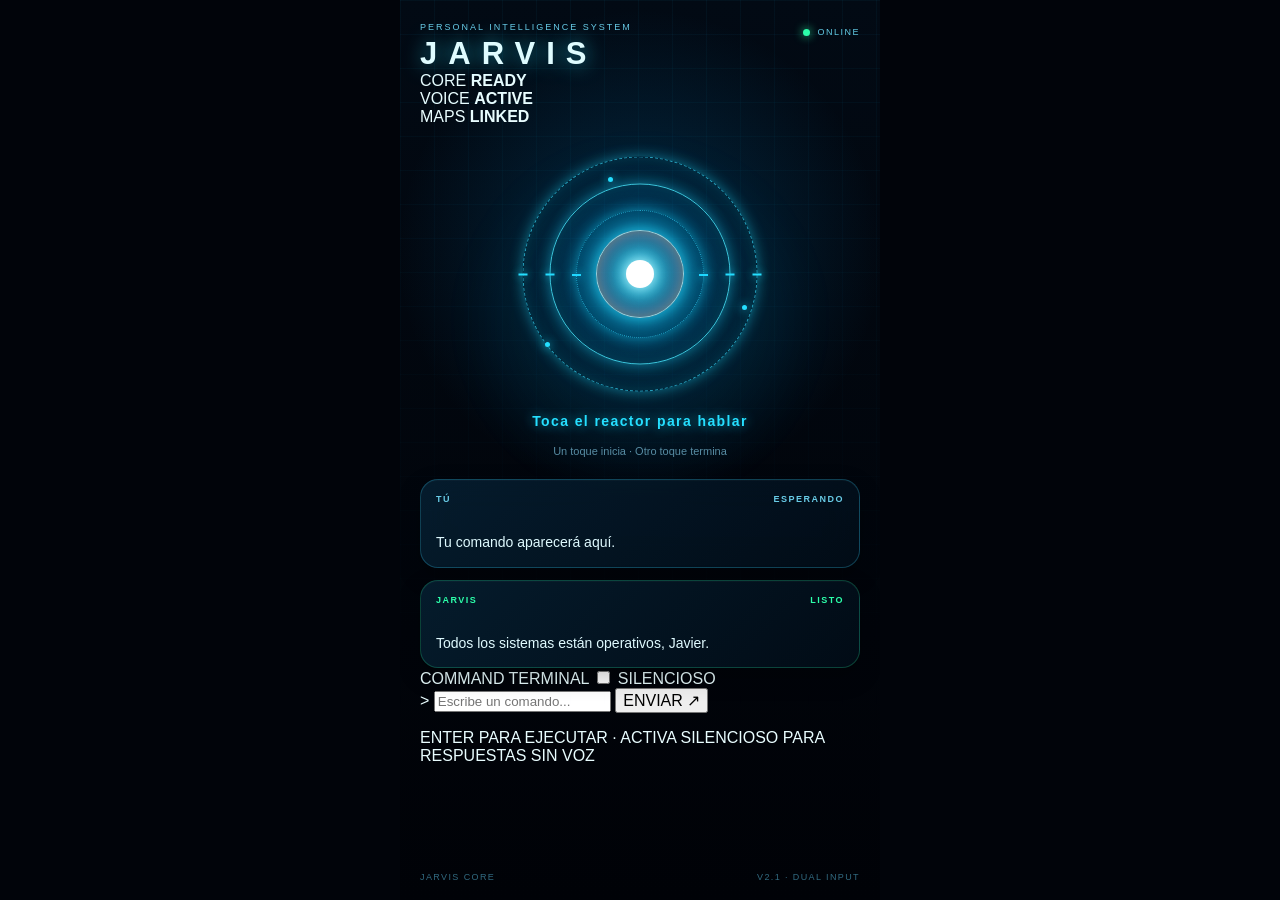
<file: web/index.html>
<!DOCTYPE html>
<html lang="es">
<head>
    <meta charset="UTF-8">

    <meta
        name="viewport"
        content="width=device-width, initial-scale=1, viewport-fit=cover"
    >

    <meta name="theme-color" content="#020711">

    <title>Jarvis</title>

    <link rel="stylesheet" href="/web/style.css">
</head>

<body>
    <main class="app-shell">

        <div class="background-grid"></div>
        <div class="background-glow"></div>
        <div class="scan-line"></div>

        <header class="topbar">
            <div>
                <p class="eyebrow">PERSONAL INTELLIGENCE SYSTEM</p>
                <h1>JARVIS</h1>
            </div>

            <div class="connection">
                <span class="connection-dot"></span>
                <span>ONLINE</span>
            </div>
        </header>

        <section class="system-strip" aria-label="Estado del sistema">
            <div class="system-chip">
                <span class="chip-dot"></span>
                <span>CORE</span>
                <strong>READY</strong>
            </div>
            <div class="system-chip">
                <span class="chip-dot"></span>
                <span>VOICE</span>
                <strong>ACTIVE</strong>
            </div>
            <div class="system-chip">
                <span class="chip-dot"></span>
                <span>MAPS</span>
                <strong>LINKED</strong>
            </div>
        </section>

        <section class="reactor-section">

            <div class="reactor-frame">
                <span class="hud-mark hud-mark-one"></span>
                <span class="hud-mark hud-mark-two"></span>
                <span class="hud-mark hud-mark-three"></span>
                <span class="hud-mark hud-mark-four"></span>

                <button
                    id="reactorButton"
                    class="reactor"
                    type="button"
                    aria-label="Activar micrófono"
                >
                    <span class="orbit orbit-one"></span>
                    <span class="orbit orbit-two"></span>
                    <span class="orbit orbit-three"></span>

                    <span class="particle particle-one"></span>
                    <span class="particle particle-two"></span>
                    <span class="particle particle-three"></span>

                    <span class="reactor-center">
                        <span class="reactor-light"></span>
                    </span>
                </button>
            </div>

            <p id="status" class="status">Toca el reactor para hablar</p>

            <p id="recordingHint" class="recording-hint">
                Un toque inicia · Otro toque termina
            </p>
        </section>

        <section class="conversation-panel">

            <article class="message-card user-card">
                <div class="message-header">
                    <span>TÚ</span>
                    <span id="userState">ESPERANDO</span>
                </div>

                <p id="userText">
                    Tu comando aparecerá aquí.
                </p>
            </article>

            <article class="message-card jarvis-card">
                <div class="message-header">
                    <span>JARVIS</span>
                    <span id="jarvisState">LISTO</span>
                </div>

                <p id="jarvisText">
                    Todos los sistemas están operativos, Javier.
                </p>
            </article>

        </section>

        <section class="command-console">
            <div class="console-header">
                <span>COMMAND TERMINAL</span>

                <label class="silent-toggle">
                    <input id="silentMode" type="checkbox">
                    <span class="toggle-track">
                        <span class="toggle-thumb"></span>
                    </span>
                    <span>SILENCIOSO</span>
                </label>
            </div>

            <div class="command-row">
                <span class="prompt-symbol">&gt;</span>

                <input
                    id="textCommand"
                    type="text"
                    autocomplete="off"
                    enterkeyhint="send"
                    placeholder="Escribe un comando..."
                    aria-label="Escribe un comando para Jarvis"
                >

                <button
                    id="sendCommand"
                    class="send-command"
                    type="button"
                    aria-label="Enviar comando"
                >
                    <span>ENVIAR</span>
                    <span class="send-arrow">↗</span>
                </button>
            </div>

            <p class="console-hint">
                ENTER PARA EJECUTAR · ACTIVA SILENCIOSO PARA RESPUESTAS SIN VOZ
            </p>
        </section>

        <footer class="footer">
            <span>JARVIS CORE</span>
            <span>V2.1 · DUAL INPUT</span>
        </footer>

    </main>

    <audio
        id="jarvisAudio"
        preload="auto"
        playsinline
    ></audio>

    <script src="/web/script.js"></script>
</body>
</html>
</file>
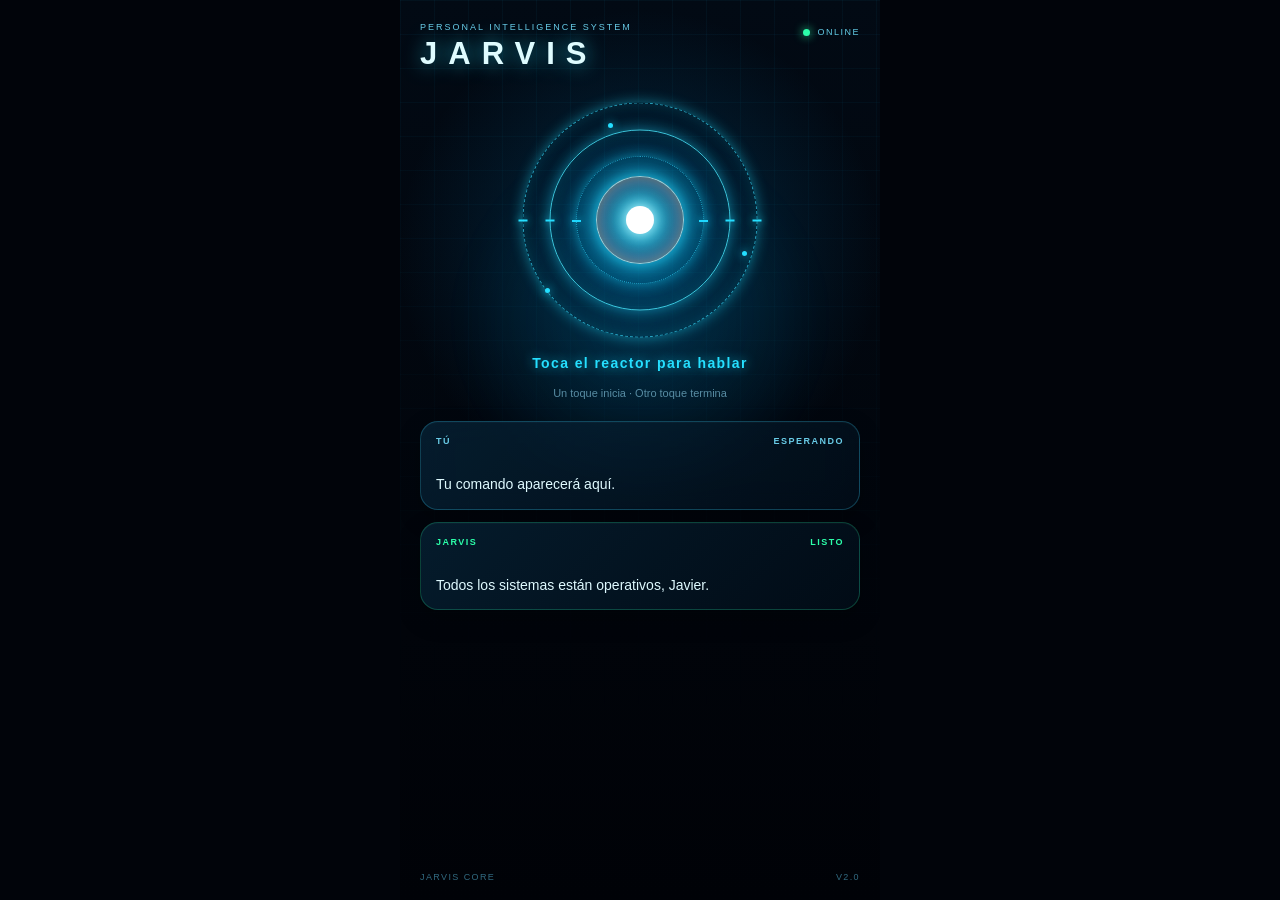
<file: web/index0808.html>
<!DOCTYPE html>
<html lang="es">
<head>
    <meta charset="UTF-8">

    <meta
        name="viewport"
        content="width=device-width, initial-scale=1, viewport-fit=cover"
    >

    <meta name="theme-color" content="#020711">

    <title>Jarvis</title>

    <link rel="stylesheet" href="/web/style.css">
</head>

<body>
    <main class="app-shell">

        <div class="background-grid"></div>
        <div class="background-glow"></div>

        <header class="topbar">
            <div>
                <p class="eyebrow">PERSONAL INTELLIGENCE SYSTEM</p>
                <h1>JARVIS</h1>
            </div>

            <div class="connection">
                <span class="connection-dot"></span>
                <span>ONLINE</span>
            </div>
        </header>

        <section class="reactor-section">

            <button
                id="reactorButton"
                class="reactor"
                type="button"
                aria-label="Activar micrófono"
            >
                <span class="orbit orbit-one"></span>
                <span class="orbit orbit-two"></span>
                <span class="orbit orbit-three"></span>

                <span class="particle particle-one"></span>
                <span class="particle particle-two"></span>
                <span class="particle particle-three"></span>

                <span class="reactor-center">
                    <span class="reactor-light"></span>
                </span>
            </button>

            <p id="status" class="status">Toca el reactor para hablar</p>

            <p id="recordingHint" class="recording-hint">
                Un toque inicia · Otro toque termina
            </p>
        </section>

        <section class="conversation-panel">

            <article class="message-card user-card">
                <div class="message-header">
                    <span>TÚ</span>
                    <span id="userState">ESPERANDO</span>
                </div>

                <p id="userText">
                    Tu comando aparecerá aquí.
                </p>
            </article>

            <article class="message-card jarvis-card">
                <div class="message-header">
                    <span>JARVIS</span>
                    <span id="jarvisState">LISTO</span>
                </div>

                <p id="jarvisText">
                    Todos los sistemas están operativos, Javier.
                </p>
            </article>

        </section>

        <footer class="footer">
            <span>JARVIS CORE</span>
            <span>V2.0</span>
        </footer>

    </main>
<audio
    id="jarvisAudio"
    preload="auto"
    playsinline
></audio>
    <script src="/web/script.js"></script>

</body>
</html>
</file>
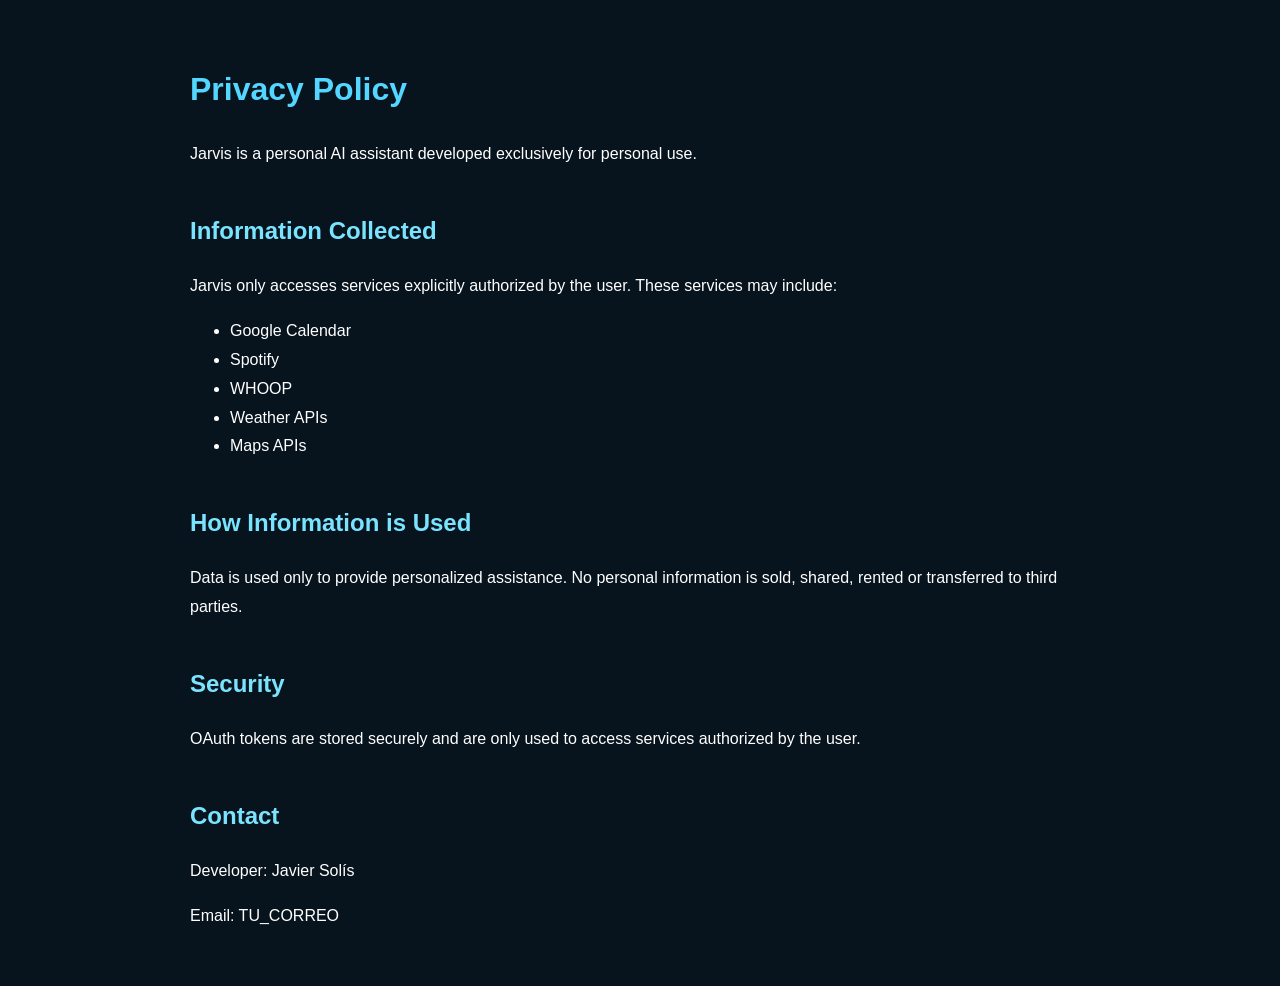
<file: web/legal/privacy.html>
<!DOCTYPE html>
<html lang="es">

<head>

<meta charset="UTF-8">

<title>Jarvis Privacy Policy</title>

<style>

body{

font-family:Arial,Helvetica,sans-serif;

max-width:900px;

margin:auto;

padding:40px;

background:#07131d;

color:white;

line-height:1.8;

}

h1{

color:#53d6ff;

}

h2{

margin-top:40px;

color:#7ae4ff;

}

</style>

</head>

<body>

<h1>Privacy Policy</h1>

<p>

Jarvis is a personal AI assistant developed exclusively for personal use.

</p>

<h2>Information Collected</h2>

<p>

Jarvis only accesses services explicitly authorized by the user.

These services may include:

</p>

<ul>

<li>Google Calendar</li>

<li>Spotify</li>

<li>WHOOP</li>

<li>Weather APIs</li>

<li>Maps APIs</li>

</ul>

<h2>How Information is Used</h2>

<p>

Data is used only to provide personalized assistance.

No personal information is sold, shared, rented or transferred to third parties.

</p>

<h2>Security</h2>

<p>

OAuth tokens are stored securely and are only used to access services authorized by the user.

</p>

<h2>Contact</h2>

<p>

Developer:

Javier Solís

</p>

<p>

Email:

TU_CORREO

</p>

</body>

</html>
</file>
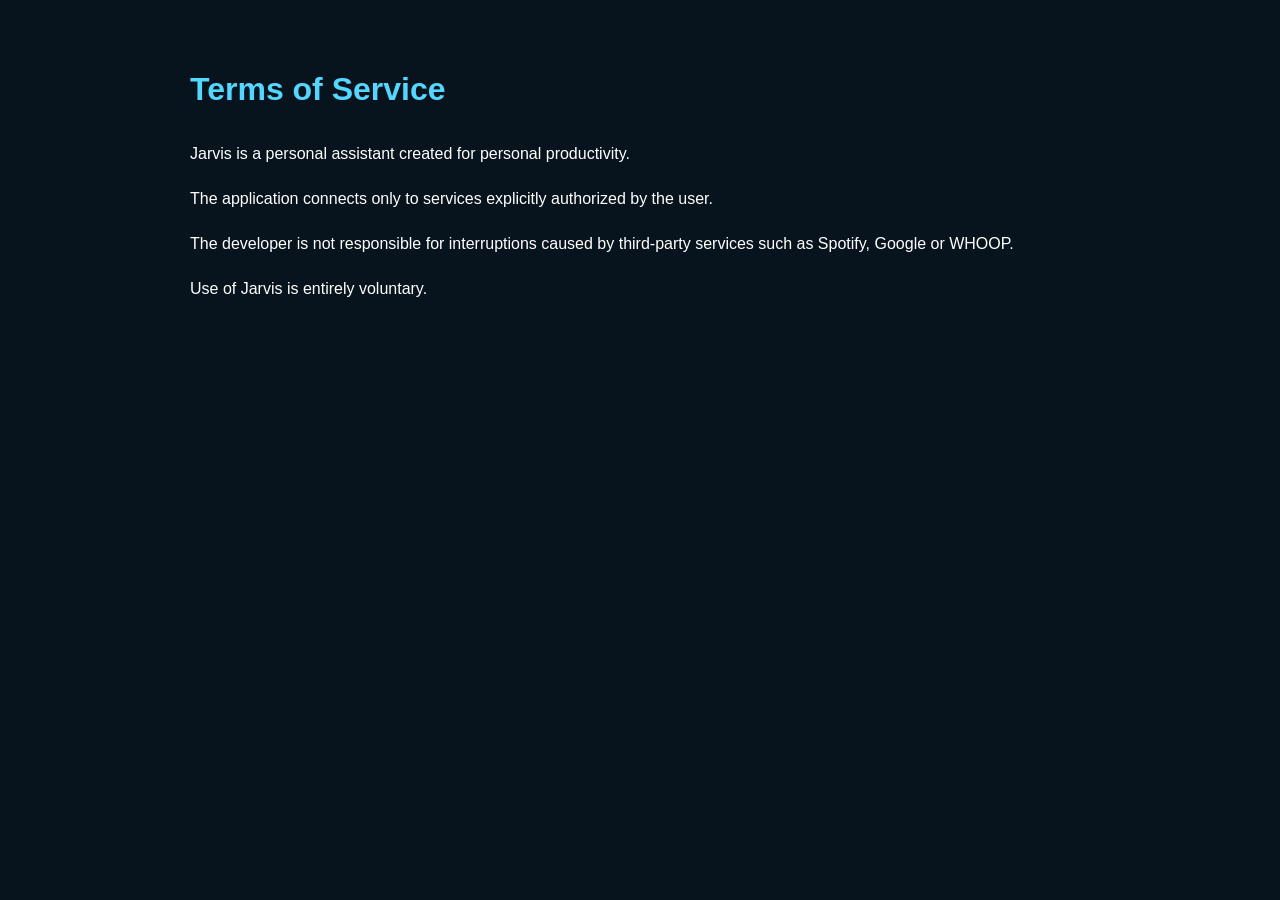
<file: web/legal/terms.html>
<!DOCTYPE html>
<html lang="es">

<head>

<meta charset="UTF-8">

<title>Jarvis Terms of Service</title>

<style>

body{

font-family:Arial;

max-width:900px;

margin:auto;

padding:40px;

background:#07131d;

color:white;

line-height:1.8;

}

h1{

color:#53d6ff;

}

</style>

</head>

<body>

<h1>Terms of Service</h1>

<p>

Jarvis is a personal assistant created for personal productivity.

</p>

<p>

The application connects only to services explicitly authorized by the user.

</p>

<p>

The developer is not responsible for interruptions caused by third-party services such as Spotify, Google or WHOOP.

</p>

<p>

Use of Jarvis is entirely voluntary.

</p>

</body>

</html>
</file>
<file: web/style.css>
:root {
    --cyan: #25dfff;
    --cyan-soft: rgba(37, 223, 255, 0.35);
    --green: #2cffaa;
    --orange: #ffb22c;
    --white-blue: #e9fdff;

    --background: #01040a;
    --panel: rgba(4, 25, 42, 0.58);
    --border: rgba(57, 216, 255, 0.25);
}

* {
    box-sizing: border-box;
    -webkit-tap-highlight-color: transparent;
}

html,
body {
    margin: 0;
    min-height: 100%;
    background: var(--background);
}

body {
    min-height: 100vh;
    min-height: 100dvh;

    color: var(--white-blue);

    font-family:
        -apple-system,
        BlinkMacSystemFont,
        "Segoe UI",
        sans-serif;

    overflow-x: hidden;
}

button {
    font: inherit;
}

.app-shell {
    position: relative;

    width: 100%;
    max-width: 480px;
    min-height: 100vh;
    min-height: 100dvh;

    margin: 0 auto;

    padding:
        calc(22px + env(safe-area-inset-top))
        20px
        calc(18px + env(safe-area-inset-bottom));

    display: flex;
    flex-direction: column;

    overflow: hidden;

    background:
        radial-gradient(
            circle at 50% 28%,
            rgba(0, 128, 198, 0.28),
            transparent 35%
        ),
        linear-gradient(
            180deg,
            #020a14 0%,
            #01040a 70%,
            #000207 100%
        );
}

.background-grid {
    position: absolute;
    inset: 0;

    pointer-events: none;

    background-image:
        linear-gradient(
            rgba(34, 203, 255, 0.055) 1px,
            transparent 1px
        ),
        linear-gradient(
            90deg,
            rgba(34, 203, 255, 0.055) 1px,
            transparent 1px
        );

    background-size: 34px 34px;

    mask-image:
        linear-gradient(
            to bottom,
            rgba(0, 0, 0, 0.8),
            transparent 82%
        );
}

.background-glow {
    position: absolute;

    width: 380px;
    height: 380px;

    top: 130px;
    left: 50%;

    transform: translateX(-50%);

    border-radius: 50%;

    pointer-events: none;

    background:
        radial-gradient(
            circle,
            rgba(0, 183, 255, 0.12),
            transparent 68%
        );

    filter: blur(15px);
}

.topbar {
    position: relative;
    z-index: 2;

    display: flex;
    justify-content: space-between;
    align-items: flex-start;
}

.eyebrow {
    margin: 0 0 4px;

    color: #69cce7;

    font-size: 9px;
    letter-spacing: 2px;
}

h1 {
    margin: 0;

    color: #dffcff;

    font-size: 31px;
    font-weight: 600;
    letter-spacing: 11px;

    text-shadow:
        0 0 20px rgba(37, 223, 255, 0.7);
}

.connection {
    margin-top: 5px;

    display: flex;
    align-items: center;
    gap: 7px;

    color: #62cbe5;

    font-size: 9px;
    letter-spacing: 1.5px;
}

.connection-dot {
    width: 7px;
    height: 7px;

    border-radius: 50%;

    background: var(--green);

    box-shadow:
        0 0 10px var(--green);
}

.reactor-section {
    position: relative;
    z-index: 2;

    margin-top: 25px;

    display: flex;
    flex-direction: column;
    align-items: center;
}

.reactor {
    position: relative;

    width: 245px;
    height: 245px;

    padding: 0;

    border: 0;
    border-radius: 50%;

    background: transparent;

    cursor: pointer;
    touch-action: manipulation;

    transition:
        transform 160ms ease,
        filter 250ms ease;
}

.reactor:active {
    transform: scale(0.97);
}

.orbit {
    position: absolute;
    inset: 50% auto auto 50%;

    border-radius: 50%;

    transform: translate(-50%, -50%);

    border: 1px solid rgba(57, 222, 255, 0.68);

    box-shadow:
        0 0 14px rgba(37, 223, 255, 0.45),
        inset 0 0 14px rgba(37, 223, 255, 0.15);
}

.orbit::before,
.orbit::after {
    content: "";

    position: absolute;

    width: 9px;
    height: 2px;

    top: 50%;

    background: var(--cyan);

    box-shadow:
        0 0 8px var(--cyan);
}

.orbit::before {
    left: -5px;
}

.orbit::after {
    right: -5px;
}

.orbit-one {
    width: 235px;
    height: 235px;

    border-style: dashed;

    animation: rotate-clockwise 12s linear infinite;
}

.orbit-two {
    width: 181px;
    height: 181px;

    border-color: rgba(75, 236, 255, 0.82);

    animation: rotate-counterclockwise 7s linear infinite;
}

.orbit-three {
    width: 128px;
    height: 128px;

    border-style: dotted;

    animation: rotate-clockwise 4.5s linear infinite;
}

.reactor-center {
    position: absolute;

    width: 88px;
    height: 88px;

    top: 50%;
    left: 50%;

    transform: translate(-50%, -50%);

    display: flex;
    align-items: center;
    justify-content: center;

    border-radius: 50%;

    border: 1px solid rgba(199, 249, 255, 0.8);

    background:
        radial-gradient(
            circle,
            rgba(227, 253, 255, 0.85) 0%,
            rgba(29, 219, 255, 0.7) 24%,
            rgba(0, 96, 160, 0.44) 62%,
            transparent 72%
        );

    box-shadow:
        0 0 22px var(--cyan),
        0 0 65px rgba(0, 174, 255, 0.8),
        inset 0 0 25px rgba(255, 255, 255, 0.6);

    transition:
        background 250ms ease,
        box-shadow 250ms ease,
        transform 250ms ease;
}

.reactor-light {
    width: 28px;
    height: 28px;

    border-radius: 50%;

    background: white;

    box-shadow:
        0 0 18px white,
        0 0 45px var(--cyan);

    animation: breathe 1.8s ease-in-out infinite;
}

.particle {
    position: absolute;

    width: 5px;
    height: 5px;

    border-radius: 50%;

    background: var(--cyan);

    box-shadow:
        0 0 10px var(--cyan);
}

.particle-one {
    top: 26px;
    left: 90px;

    animation: particle-pulse 1.4s ease-in-out infinite;
}

.particle-two {
    right: 16px;
    bottom: 86px;

    animation: particle-pulse 1.8s ease-in-out infinite;
}

.particle-three {
    left: 27px;
    bottom: 49px;

    animation: particle-pulse 2.1s ease-in-out infinite;
}

.status {
    min-height: 25px;

    margin: 13px 0 0;

    color: var(--cyan);

    font-size: 14px;
    font-weight: 600;
    letter-spacing: 1.4px;

    text-shadow:
        0 0 12px rgba(37, 223, 255, 0.65);
}

.recording-hint {
    margin: 7px 0 0;

    color: #578ca3;

    font-size: 11px;
}

.conversation-panel {
    position: relative;
    z-index: 2;

    margin-top: 22px;

    display: grid;
    gap: 12px;
}

.message-card {
    padding: 14px 15px;

    border: 1px solid var(--border);
    border-radius: 18px;

    background:
        linear-gradient(
            135deg,
            rgba(7, 40, 62, 0.66),
            rgba(2, 16, 29, 0.64)
        );

    backdrop-filter: blur(17px);
    -webkit-backdrop-filter: blur(17px);

    box-shadow:
        0 9px 25px rgba(0, 0, 0, 0.24),
        inset 0 1px rgba(255, 255, 255, 0.025);
}

.jarvis-card {
    border-color: rgba(44, 255, 170, 0.22);
}

.message-header {
    display: flex;
    justify-content: space-between;

    margin-bottom: 8px;

    color: #69cce7;

    font-size: 9px;
    font-weight: 700;
    letter-spacing: 1.5px;
}

.jarvis-card .message-header {
    color: var(--green);
}

.message-card p {
    min-height: 20px;

    margin: 0;

    color: #dffaff;

    font-size: 14px;
    line-height: 1.45;

    white-space: pre-line;
}

.footer {
    position: relative;
    z-index: 2;

    margin-top: auto;
    padding-top: 18px;

    display: flex;
    justify-content: space-between;

    color: #316b81;

    font-size: 9px;
    letter-spacing: 1.4px;
}

/* ESTADOS */

.reactor.is-listening .reactor-center {
    background:
        radial-gradient(
            circle,
            white 0%,
            rgba(44, 255, 170, 0.95) 28%,
            rgba(0, 122, 76, 0.5) 65%,
            transparent 73%
        );

    box-shadow:
        0 0 28px var(--green),
        0 0 90px rgba(44, 255, 170, 0.8),
        inset 0 0 25px white;

    animation: listening-pulse 700ms ease-in-out infinite;
}

.reactor.is-listening .orbit {
    border-color: rgba(44, 255, 170, 0.85);

    box-shadow:
        0 0 18px rgba(44, 255, 170, 0.65);
}

.reactor.is-thinking .reactor-center {
    background:
        radial-gradient(
            circle,
            white 0%,
            rgba(255, 178, 44, 0.95) 28%,
            rgba(156, 80, 0, 0.48) 65%,
            transparent 73%
        );

    box-shadow:
        0 0 28px var(--orange),
        0 0 90px rgba(255, 178, 44, 0.7),
        inset 0 0 25px white;
}

.reactor.is-thinking .orbit-one {
    animation-duration: 2s;
}

.reactor.is-thinking .orbit-two {
    animation-duration: 1.5s;
}

.reactor.is-speaking .reactor-center {
    background:
        radial-gradient(
            circle,
            white 0%,
            rgba(203, 249, 255, 0.96) 35%,
            rgba(32, 186, 230, 0.52) 68%,
            transparent 73%
        );

    box-shadow:
        0 0 38px white,
        0 0 100px rgba(37, 223, 255, 0.9),
        inset 0 0 27px white;
}

/* ANIMACIONES */

@keyframes rotate-clockwise {
    from {
        transform: translate(-50%, -50%) rotate(0deg);
    }

    to {
        transform: translate(-50%, -50%) rotate(360deg);
    }
}

@keyframes rotate-counterclockwise {
    from {
        transform: translate(-50%, -50%) rotate(360deg);
    }

    to {
        transform: translate(-50%, -50%) rotate(0deg);
    }
}

@keyframes breathe {
    0%,
    100% {
        transform: scale(0.86);
        opacity: 0.72;
    }

    50% {
        transform: scale(1.12);
        opacity: 1;
    }
}

@keyframes particle-pulse {
    0%,
    100% {
        opacity: 0.3;
        transform: scale(0.6);
    }

    50% {
        opacity: 1;
        transform: scale(1.4);
    }
}

@keyframes listening-pulse {
    0%,
    100% {
        transform: translate(-50%, -50%) scale(0.95);
    }

    50% {
        transform: translate(-50%, -50%) scale(1.07);
    }
}

@media (max-height: 720px) {
    .app-shell {
        padding-top: calc(14px + env(safe-area-inset-top));
    }

    .reactor-section {
        margin-top: 12px;
    }

    .reactor {
        width: 205px;
        height: 205px;
    }

    .orbit-one {
        width: 198px;
        height: 198px;
    }

    .orbit-two {
        width: 150px;
        height: 150px;
    }

    .orbit-three {
        width: 105px;
        height: 105px;
    }

    .conversation-panel {
        margin-top: 13px;
    }
}
</file>
